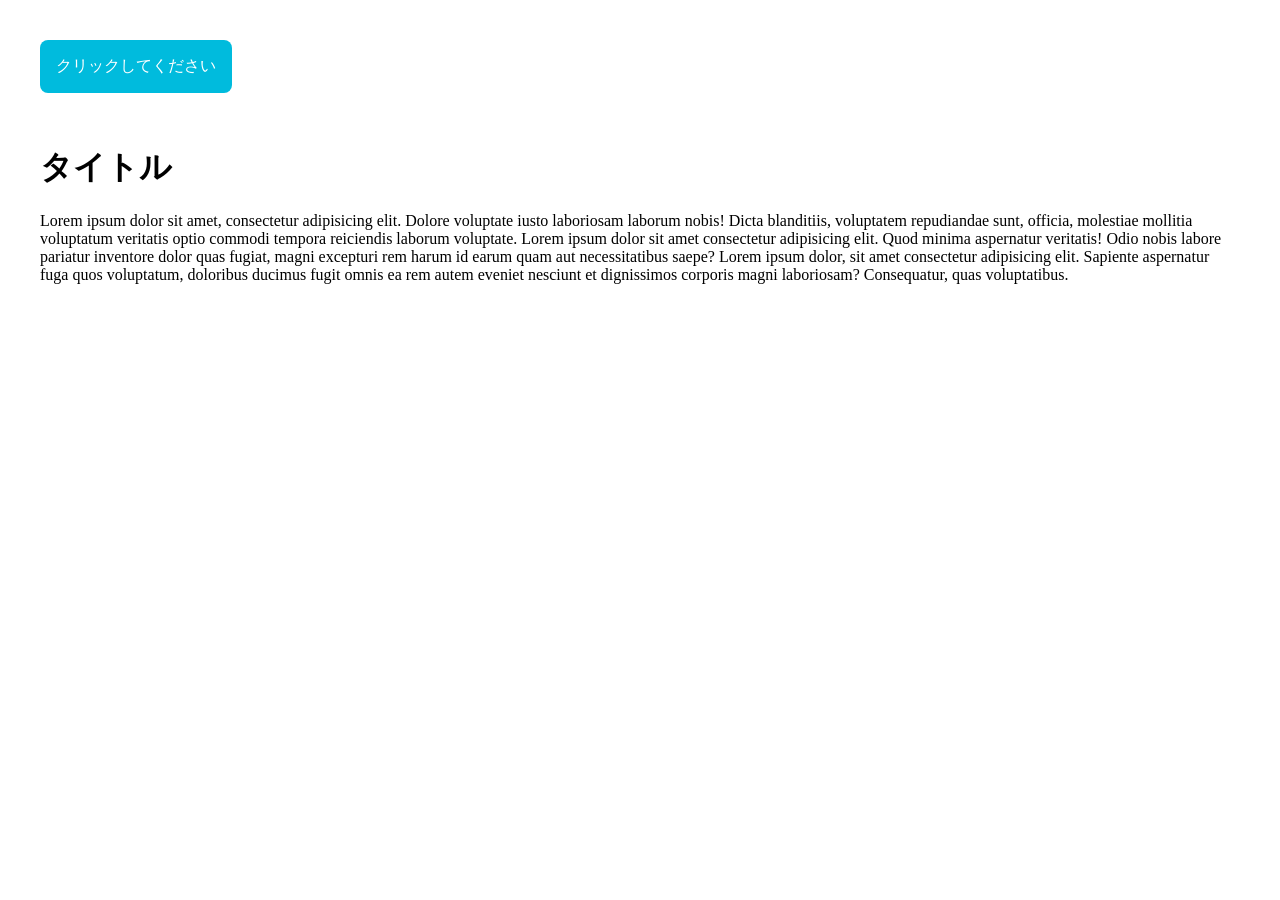
<file: dark-mode/index.html>
<!DOCTYPE html>
<html lang="ja">
<head>
    <meta charset="UTF-8">
    <meta name="viewport" content="width=device-width, initial-scale=1.0">
    <title>ダークモード切替</title>
    <link rel="stylesheet" href="./style.css">
</head>
<body>

    <button id="btn">クリックしてください</button>

    <h1>タイトル</h1>

    <p>Lorem ipsum dolor sit amet, consectetur adipisicing elit. Dolore voluptate iusto laboriosam laborum nobis! Dicta blanditiis, voluptatem repudiandae sunt, officia, 
        molestiae mollitia voluptatum veritatis optio commodi tempora reiciendis laborum voluptate. Lorem ipsum dolor sit amet consectetur adipisicing elit. 
        Quod minima aspernatur veritatis! Odio nobis labore pariatur inventore dolor quas fugiat, magni excepturi rem harum id earum quam aut necessitatibus saepe?
        Lorem ipsum dolor, sit amet consectetur adipisicing elit. Sapiente aspernatur fuga quos voluptatum, doloribus ducimus fugit omnis ea rem autem eveniet nesciunt 
        et dignissimos corporis magni laboriosam? Consequatur, quas voluptatibus.</p>
    
    <script src="./script.js"></script>
</body>
</html>
</file>
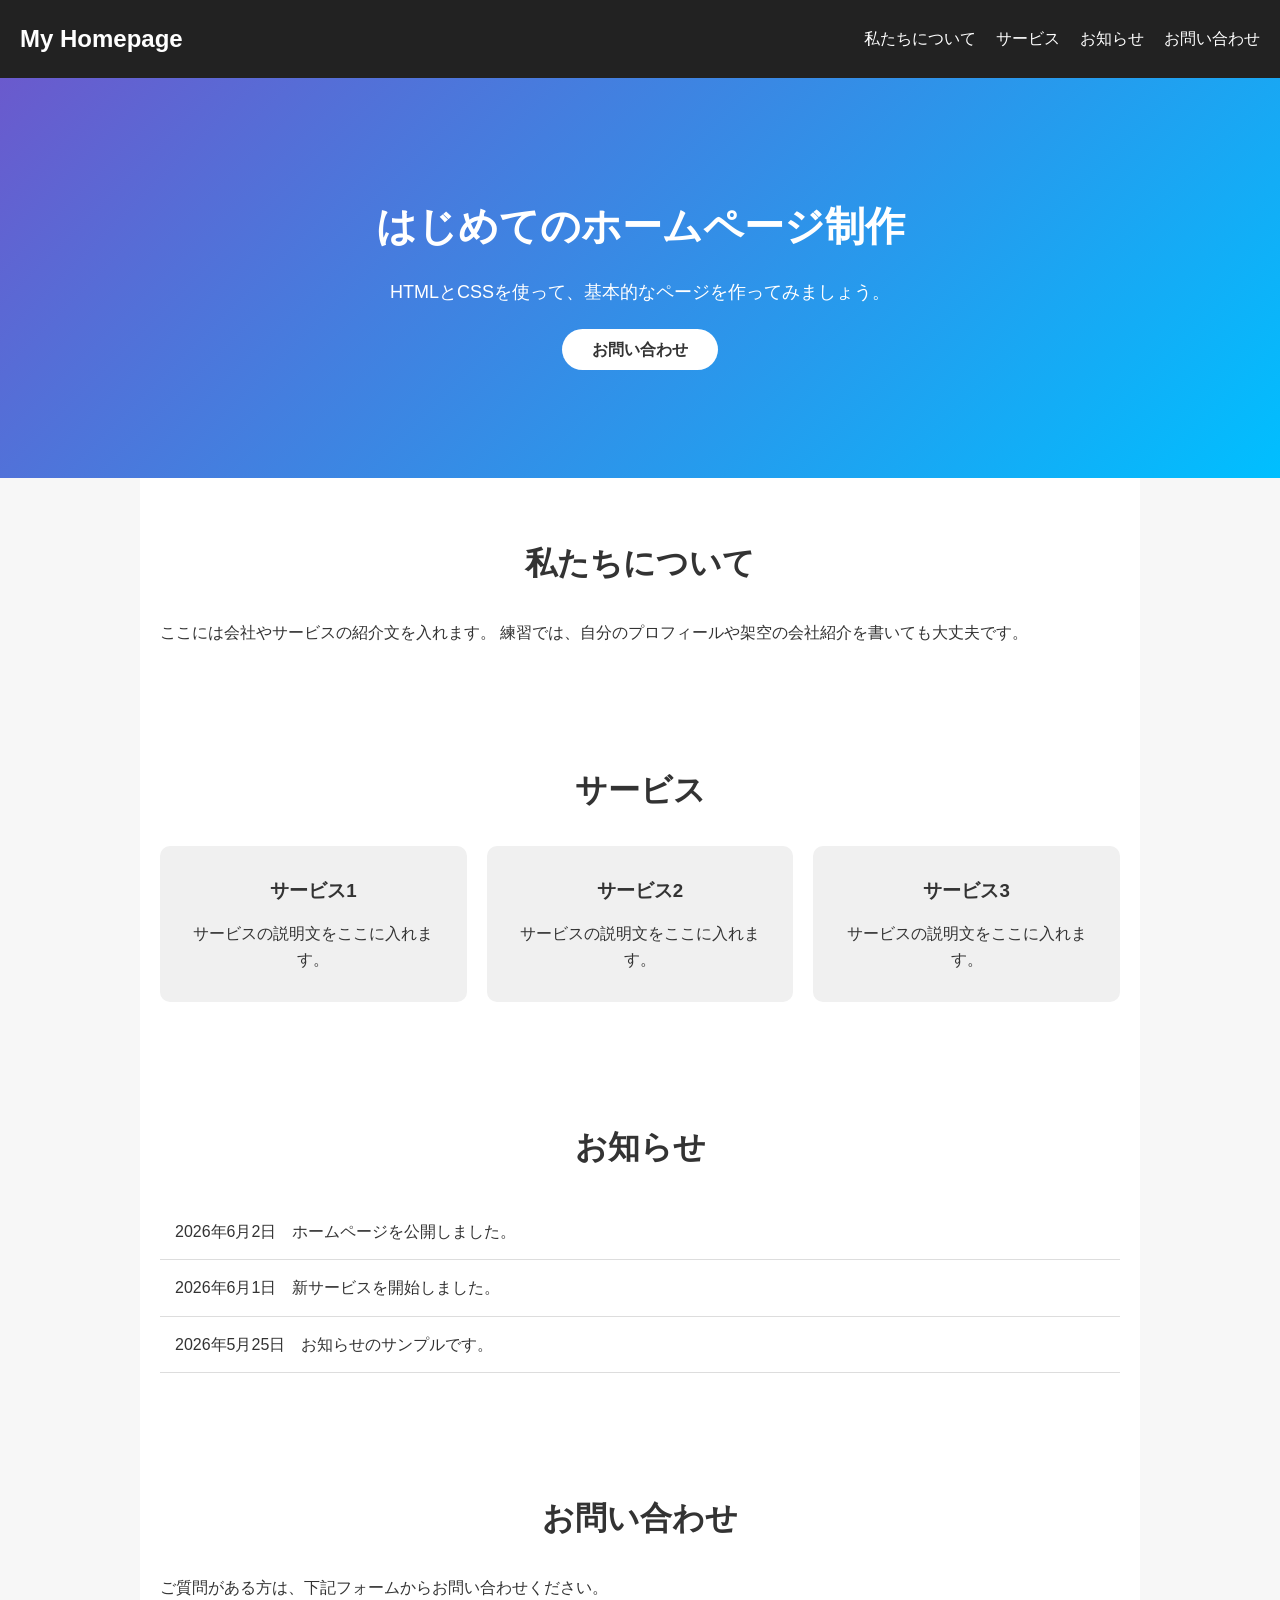
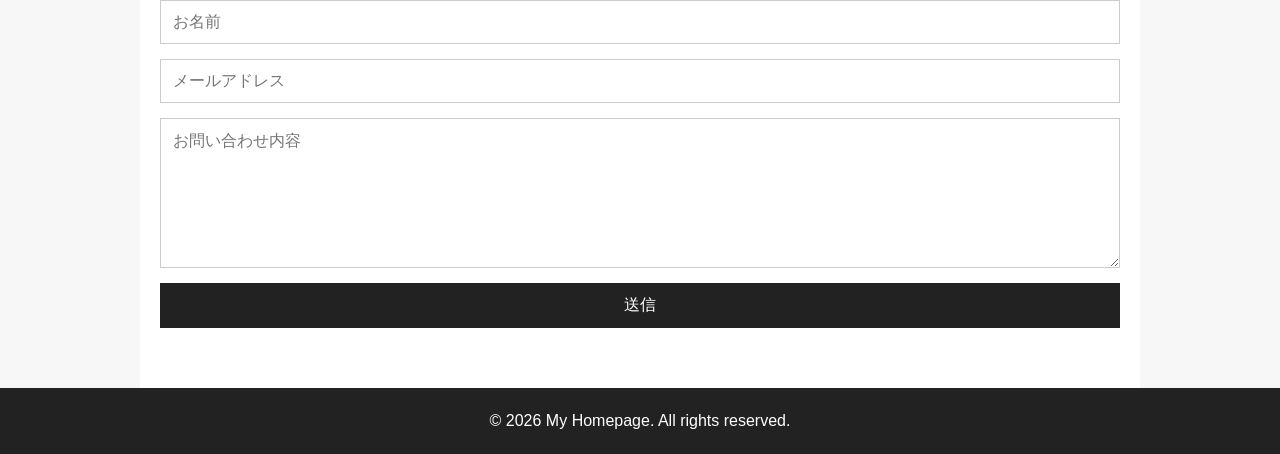
<file: 課題/index.html>
<!DOCTYPE html>
<html lang="ja">
<head>
  <meta charset="UTF-8">
  <meta name="viewport" content="width=device-width, initial-scale=1.0">
  <title>練習用ホームページ</title>
  <link rel="stylesheet" href="style.css">
</head>
<body>

  <!-- ヘッダー -->
  <header class="header">
    <h1 class="logo">My Homepage</h1>

    <nav class="nav">
      <ul>
        <li><a href="#about">私たちについて</a></li>
        <li><a href="#service">サービス</a></li>
        <li><a href="#news">お知らせ</a></li>
        <li><a href="#contact">お問い合わせ</a></li>
      </ul>
    </nav>
  </header>

  <!-- メインビジュアル -->
  <section class="hero">
    <div class="hero-text">
      <h2>はじめてのホームページ制作</h2>
      <p>HTMLとCSSを使って、基本的なページを作ってみましょう。</p>
      <a href="#contact" class="btn">お問い合わせ</a>
    </div>
  </section>

  <!-- 私たちについて -->
  <section id="about" class="section">
    <h2>私たちについて</h2>
    <p>
      ここには会社やサービスの紹介文を入れます。
      練習では、自分のプロフィールや架空の会社紹介を書いても大丈夫です。
    </p>
  </section>

  <!-- サービス -->
  <section id="service" class="section">
    <h2>サービス</h2>

    <div class="card-area">
      <div class="card">
        <h3>サービス1</h3>
        <p>サービスの説明文をここに入れます。</p>
      </div>

      <div class="card">
        <h3>サービス2</h3>
        <p>サービスの説明文をここに入れます。</p>
      </div>

      <div class="card">
        <h3>サービス3</h3>
        <p>サービスの説明文をここに入れます。</p>
      </div>
    </div>
  </section>

  <!-- お知らせ -->
  <section id="news" class="section">
    <h2>お知らせ</h2>

    <ul class="news-list">
      <li>2026年6月2日　ホームページを公開しました。</li>
      <li>2026年6月1日　新サービスを開始しました。</li>
      <li>2026年5月25日　お知らせのサンプルです。</li>
    </ul>
  </section>

  <!-- お問い合わせ -->
  <section id="contact" class="section contact">
    <h2>お問い合わせ</h2>
    <p>ご質問がある方は、下記フォームからお問い合わせください。</p>

    <form>
      <input type="text" placeholder="お名前">
      <input type="email" placeholder="メールアドレス">
      <textarea placeholder="お問い合わせ内容"></textarea>
      <button type="submit">送信</button>
    </form>
  </section>

  <!-- フッター -->
  <footer class="footer">
    <p>&copy; 2026 My Homepage. All rights reserved.</p>
  </footer>

</body>
</html>
</file>
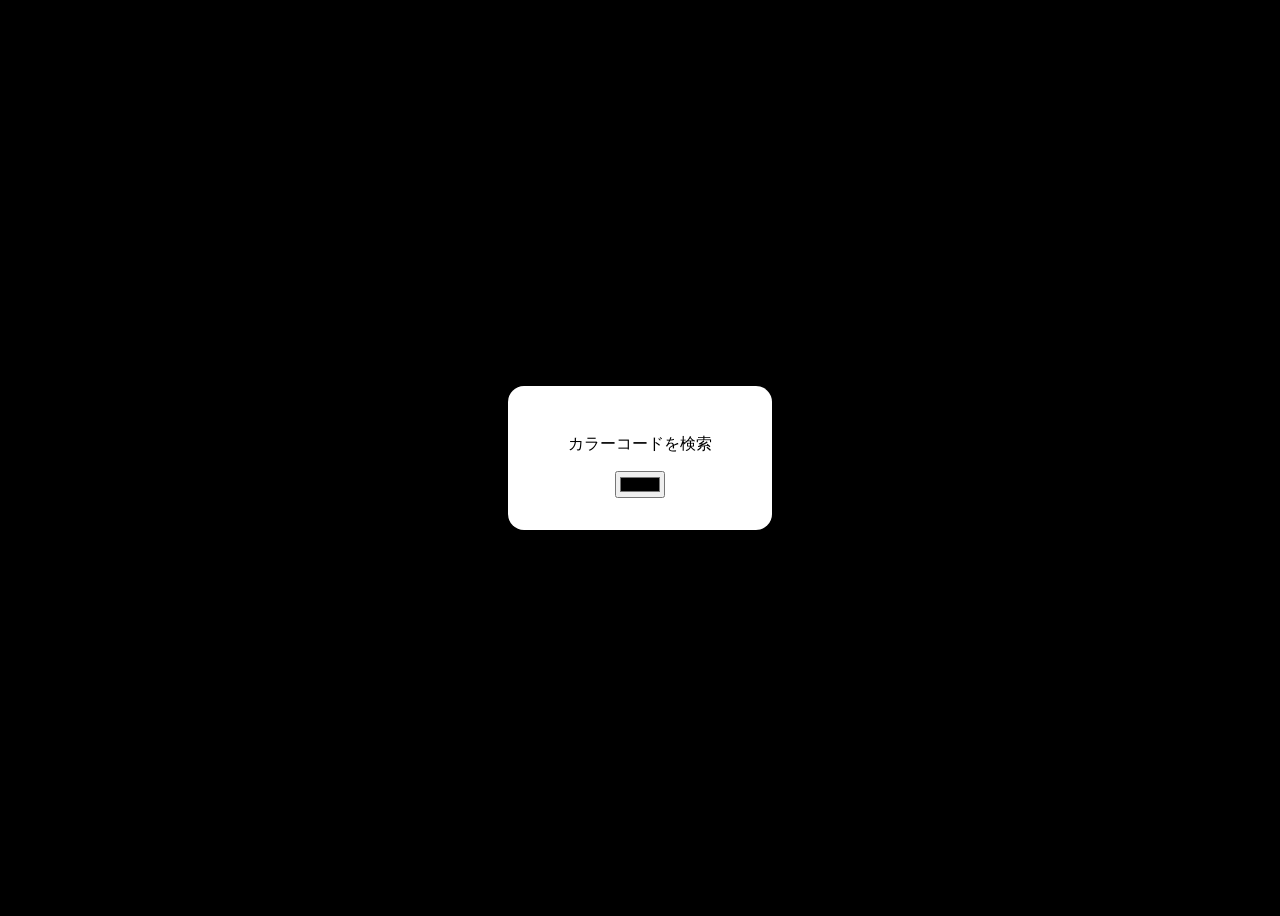
<file: colorPicker/colorPicker.html>
<!DOCTYPE html>
<html lang="ja">
<head>
    <meta charset="UTF-8">
    <meta name="viewport" content="width=device-width, initial-scale=1.0">
    <title>カラーピッカー</title>
    <link rel="stylesheet" href="css/style.css">
</head>
<body>

    <div>
     <p id="colorText">カラーコードを検索</p>
        <input id="colorPicker" type="color">
    </div>

    <script src="js/script.js" defer></script>
    
</body>
</html>
</file>
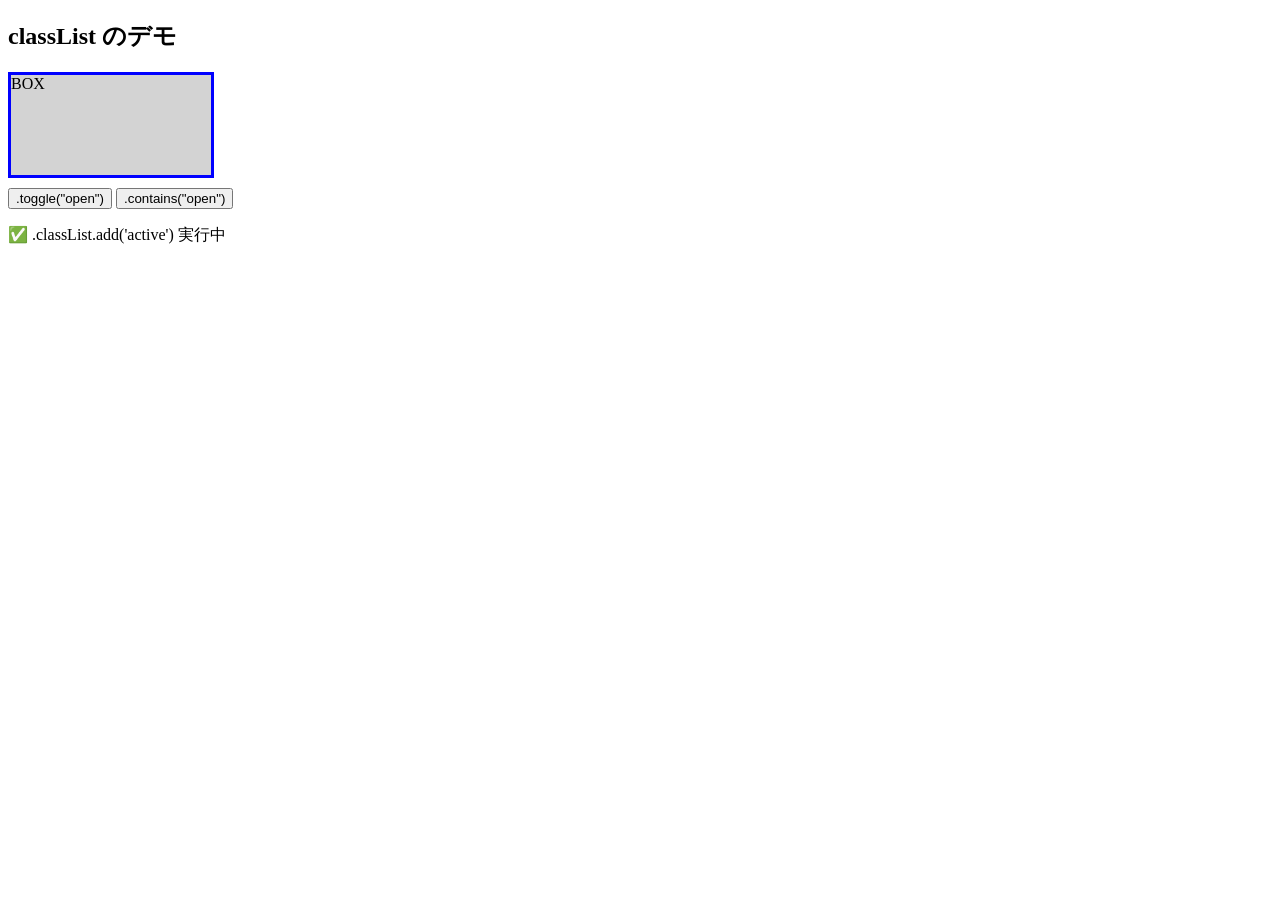
<file: javascript授業/dom/classList.html>
<!DOCTYPE html>
<html lang="ja">
<head>
  <meta charset="UTF-8">
  <title>classList メソッド例</title>
  <style>
    #box {
      width: 200px;
      height: 100px;
      background: lightgray;
      margin: 10px 0;
      transition: 0.4s;
    }

    .active {
      border: 3px solid blue;
    }
    .open {
      transform: scale(1.2);
    }
    .hidden {
      display: none;
    }
  </style>
</head>
<body>
  <h2>classList のデモ</h2>
  <div id="box" class="hidden">BOX</div>
  <button id="toggleBtn">.toggle("open")</button>
  <button id="checkBtn">.contains("open")</button>
  <p id="log">（ここに結果が表示されます）</p>

  <script src="./classList.js"></script>
</body>
</html>
</file>
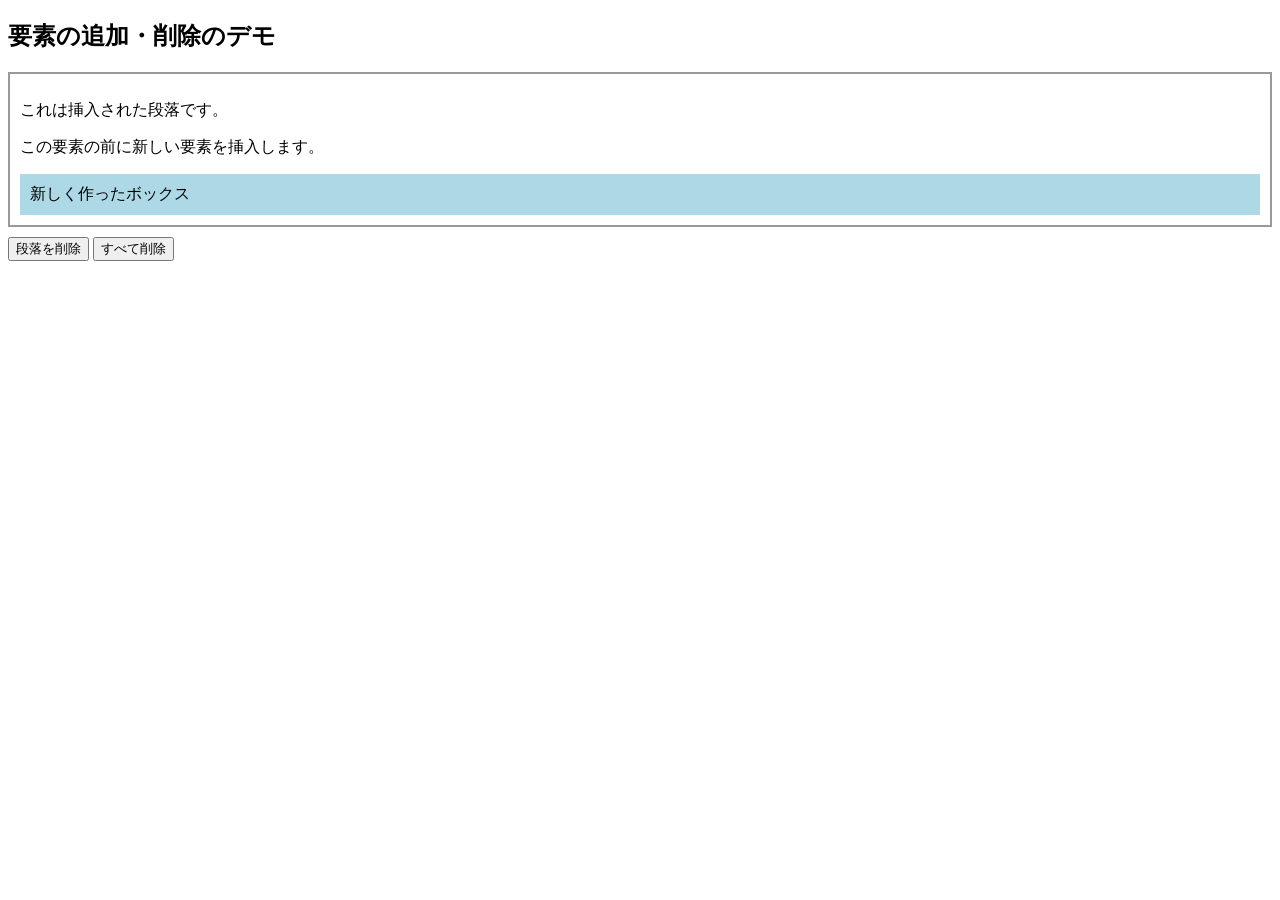
<file: javascript授業/dom/create.html>
<!DOCTYPE html>
<html lang="ja">
<head>
  <meta charset="UTF-8">
  <title>DOM作成・削除メソッド例</title>
  <style>
    #container {
      border: 2px solid #999;
      padding: 10px;
      margin: 10px 0;
    }
  </style>
</head>
<body>
  <h2>要素の追加・削除のデモ</h2>
  <div id="container">
    <p id="ref">この要素の前に新しい要素を挿入します。</p>
  </div>
  <button id="removeBtn">段落を削除</button>
  <button id="clearBtn">すべて削除</button>

  <script src="./create.js"></script>
</body>
</html>
</file>
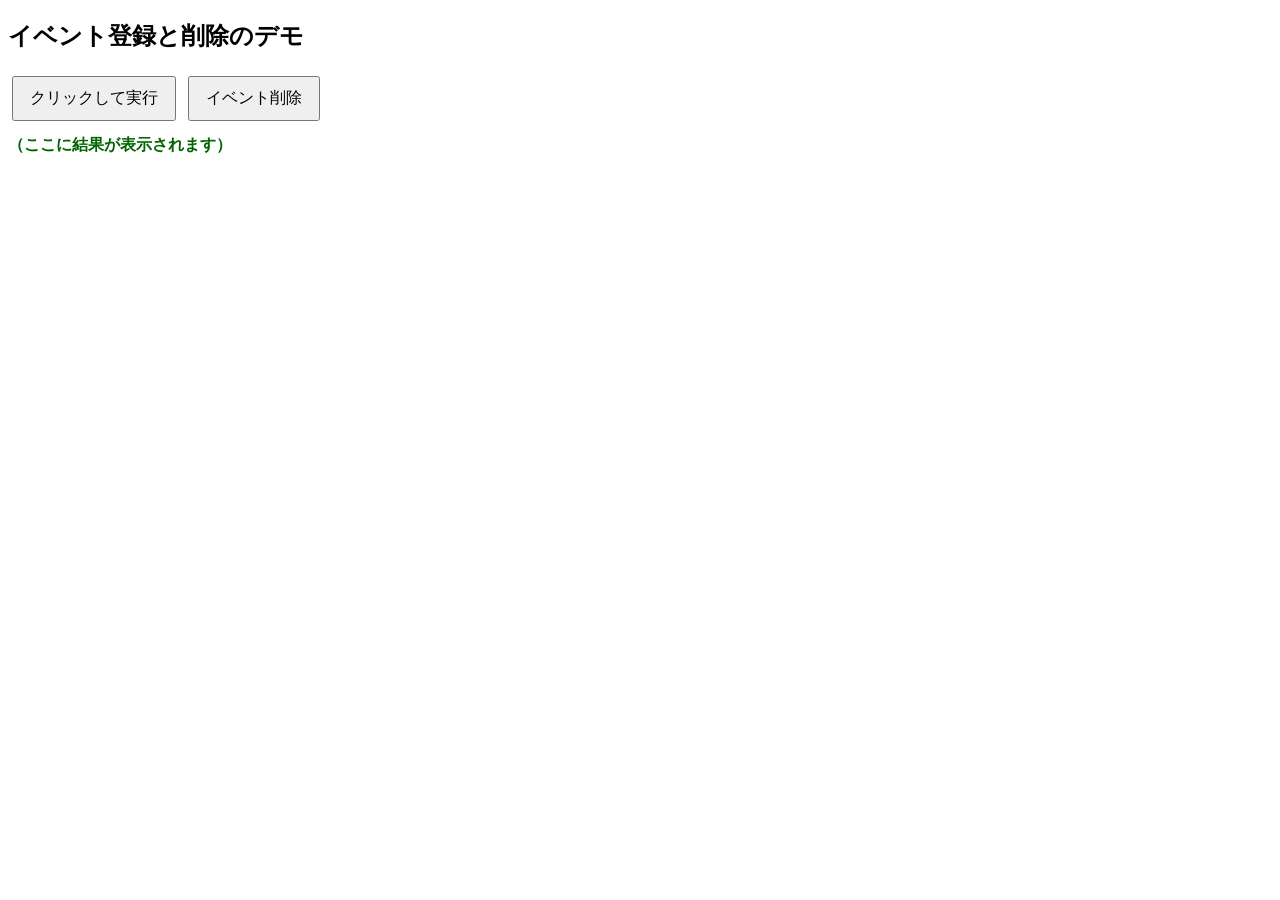
<file: javascript授業/dom/event.html>
<!DOCTYPE html>
<html lang="ja">
<head>
  <meta charset="UTF-8">
  <title>addEventListener / removeEventListener の例</title>
  <style>
    button { padding: 10px 16px; margin: 4px; font-size: 16px; }
    #log { margin-top: 10px; font-weight: bold; color: darkgreen; }
  </style>
</head>
<body>
  <h2>イベント登録と削除のデモ</h2>

  <button id="myBtn">クリックして実行</button>
  <button id="removeBtn">イベント削除</button>

  <div id="log">（ここに結果が表示されます）</div>

  <script src="./event.js"></script>
</body>
</html>
</file>
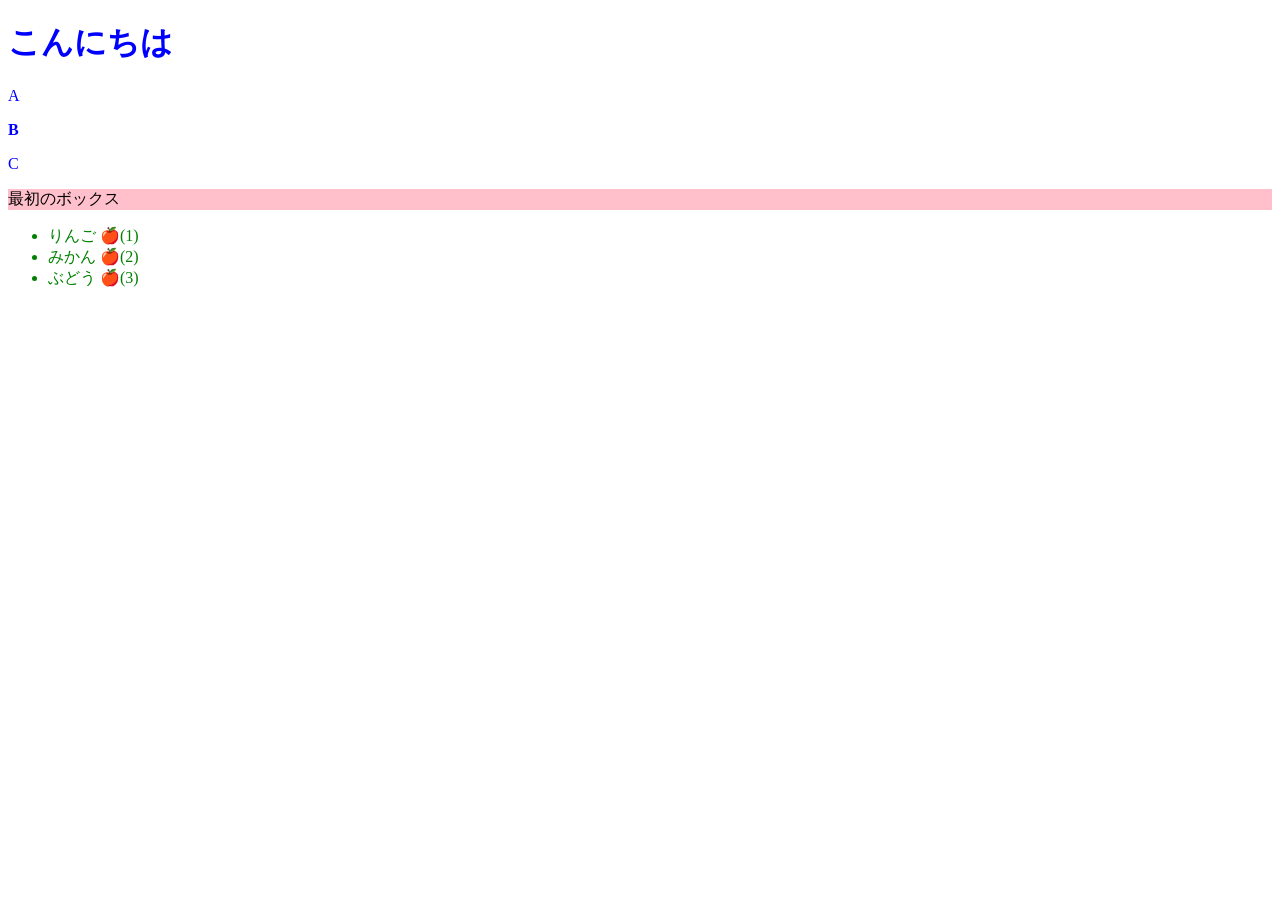
<file: javascript授業/dom/get.html>
<!DOCTYPE html>
<html lang="ja">
<head>
  <meta charset="UTF-8">
  <title>DOM取得メソッド例</title>
</head>
<body>
  <h1 id="title">タイトル</h1>
  <p class="text">A</p>
  <p class="text">B</p>
  <p class="text">C</p>
  <div class="box red"></div>
  <div class="box blue"></div>
  <ul>
    <li class="item">りんご</li>
    <li class="item">みかん</li>
    <li class="item">ぶどう</li>
  </ul>

  <script src="./get.js"></script>
</body>
</html>
</file>
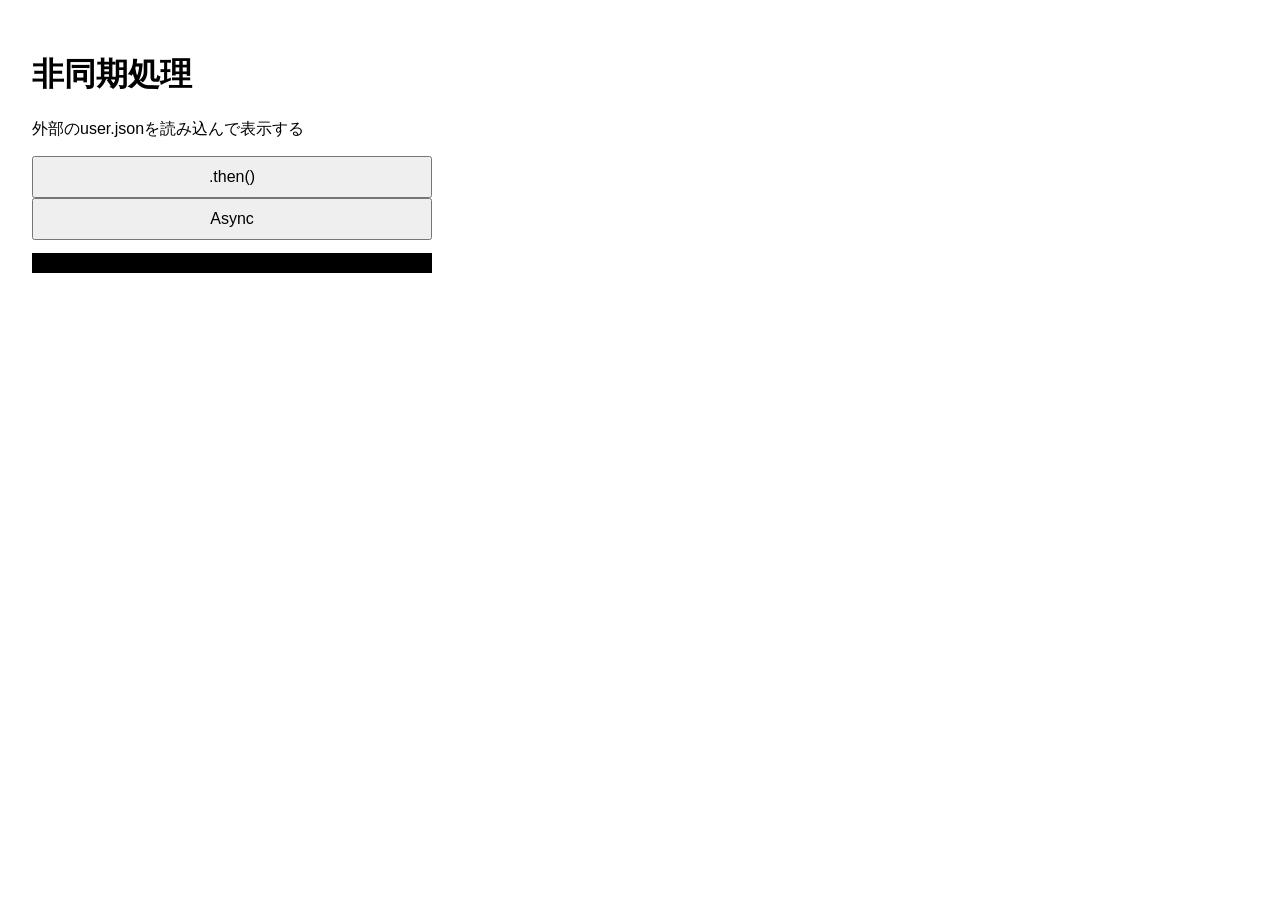
<file: javascript授業/promise/promise.html>
<!DOCTYPE html>
<html lang="ja">
<head>
    <meta charset="UTF-8">
    <meta name="viewport" content="width=device-width, initial-scale=1.0">
    <style>
        body{
            font-family: sans-serif;
            max-width: 400px; 
            margin: 20px;
            padding: 12px;
        }

        button{
            padding: 10px;
            font-size: medium;
            width: 100%;
        }

        pre{
            background: black;
            color: aliceblue;
            padding: 10px;
            border: 5px;
        }
    </style>
    <title>非同期処理</title>
</head>
<body>

    <h1>非同期処理</h1>
    <p>外部のuser.jsonを読み込んで表示する</p>

    <button id="thenBtn">.then()</button>
     <button id="AsyncBtn">Async</button>

    <pre id="log"></pre>

    <script>

        //then

        const thenBtn = document.getElementById("thenBtn")
        const pre = (msg) => {
            document.getElementById("log").textContent += msg + "\n";
        }

        document.getElementById("thenBtn").addEventListener("click", ()=> {

            fetch("./data.json")
            .then(res => {
                return res.json()
            })
            .then(data => {
                pre("データの読み込み成功")
                data.forEach(( user => pre(`USER NAME: ${user.name},${user.age}`)));
            })
            .catch(err => {
                pre("err:データを読み込みませんでした")
            })
        })

        //Async

        document.getElementById("AsyncBtn").addEventListener("click" , async ()=>{
            pre("読み込み中");

            try{
                const res = await fetch("./data.json");
                const data = await res.json();
                pre("データの読み込み成功")
                for(const user of data){
                     pre(`USER NAME: ${user.name},${user.age}`)
                } //forEachでもオッケー
                    
            }catch(err){
                      pre("err:データを読み込みませんでした")
            }

        })

    </script>
    
</body>
</html>
</file>
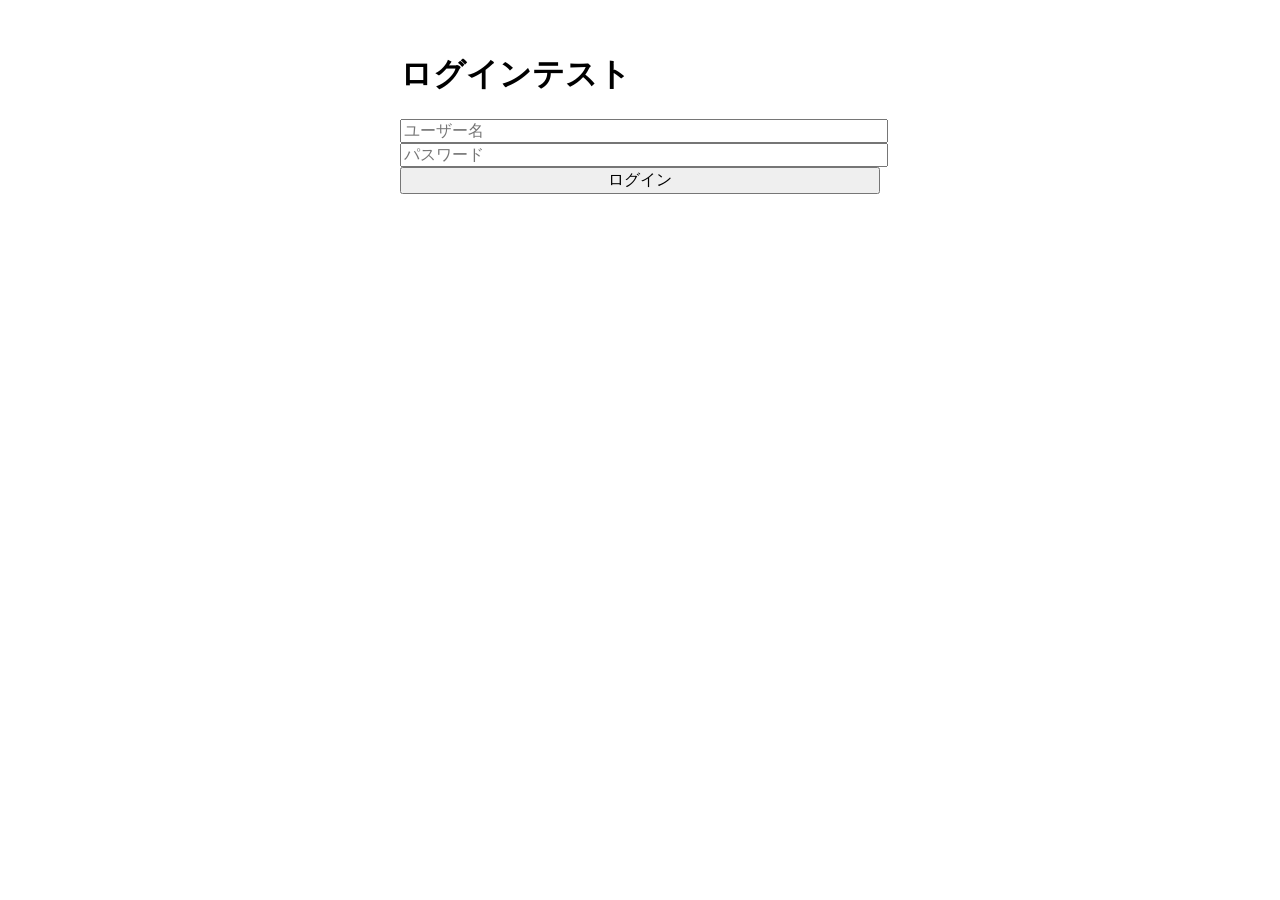
<file: javascript授業/try/try.html>
<!DOCTYPE html>
<html lang="ja">
<head>
    <meta charset="UTF-8">
    <meta name="viewport" content="width=device-width, initial-scale=1.0">
    <style>
body { font-family: sans-serif; max-width:480px; margin: 20px auto; padding: 12px;}
button , input{padding: 10px auto; font-size: 16px; width: 100%;}
.ok{
    color: green;
}

.error{
    color: red;
}
    </style>
    <title>Try..catch...finally</title>
</head>
<body>
<h1>ログインテスト</h1>
<input id="user" placeholder="ユーザー名">
<input id="password" type="password" placeholder="パスワード">
<button id="login">ログイン</button>
<div id="result"></div>

    <script>

        document.getElementById("login").addEventListener("click", ()=>{
            const user = document.getElementById("user").value;
            const pass = document.getElementById("password").value;
            const res = document.getElementById("result");
            try{

                if(!user && !pass){
                  throw new Error("パスワードとユーザー名を入力してください");
                }

                if(!user && pass) {
                    throw new Error("ユーザー名を入力してください");
                }

                if(user && !pass) {
                     throw new Error("ユーザー名を入力してください");
                } 

                /*
                解読性低い

                if(!user && !pass){
                    throw new Error("パスワードとユーザー名を入力してください")
                }else if(!user && pass){
                     throw new Error("ユーザー名を入力してください")
                 }else if(user && !pass){
                     throw new Error("パスワードを入力してください")
                }*/

                if(user === "maru" && pass === "1234"){
                    res.textContent = "✅ログイン成功";
                    res.className = "ok";
                }else{
                    throw new Error("ユーザー名とパスワーが違います")
                }


            }catch(error){
                 res.textContent = "✖ログイン失敗:" + error.message;
                    res.className = "error";
            }finally{
                console.log("ログイン完了")
            }
        })

    </script>
</body>
</html>
</file>
<file: dark-mode/style.css>
body {
    padding: 2rem;
    transition: .5s;
  }
  .dark-theme {
    background: #000;
    color: #ddd;
  }
  #btn {
    background: #0bd;
    padding: 1rem;
    margin-bottom: 2rem;
    font-size: 1rem;
    color: #fff;
    border-radius: 8px;
    border: 0;
    cursor: pointer;
  }
</file>
<file: 課題/style.css>
/* 全体設定 */
* {
  margin: 0;
  padding: 0;
  box-sizing: border-box;
}

body {
  font-family: "Arial", "Helvetica", sans-serif;
  line-height: 1.6;
  color: #333;
  background-color: #f7f7f7;
}

/* ヘッダー */
.header {
  background-color: #222;
  color: white;
  padding: 20px;
  display: flex;
  justify-content: space-between;
  align-items: center;
}

.logo {
  font-size: 24px;
}

/* ナビゲーション */
.nav ul {
  list-style: none;
  display: flex;
  gap: 20px;
}

.nav a {
  color: white;
  text-decoration: none;
}

.nav a:hover {
  color: #ffd700;
}

/* メインビジュアル */
.hero {
  height: 400px;
  background: linear-gradient(135deg, #6a5acd, #00bfff);
  display: flex;
  justify-content: center;
  align-items: center;
  text-align: center;
  color: white;
}

.hero h2 {
  font-size: 40px;
  margin-bottom: 20px;
}

.hero p {
  font-size: 18px;
  margin-bottom: 30px;
}

/* ボタン */
.btn {
  background-color: white;
  color: #333;
  padding: 12px 30px;
  text-decoration: none;
  border-radius: 30px;
  font-weight: bold;
}

.btn:hover {
  background-color: #ffd700;
}

/* セクション共通 */
.section {
  max-width: 1000px;
  margin: 0 auto;
  padding: 60px 20px;
  background-color: white;
}

.section h2 {
  text-align: center;
  margin-bottom: 30px;
  font-size: 32px;
}

/* カード */
.card-area {
  display: flex;
  gap: 20px;
}

.card {
  background-color: #f0f0f0;
  padding: 30px;
  flex: 1;
  border-radius: 10px;
  text-align: center;
}

.card h3 {
  margin-bottom: 15px;
}

/* お知らせ */
.news-list {
  list-style: none;
}

.news-list li {
  padding: 15px;
  border-bottom: 1px solid #ddd;
}

/* お問い合わせ */
.contact form {
  display: flex;
  flex-direction: column;
  gap: 15px;
}

.contact input,
.contact textarea {
  padding: 12px;
  border: 1px solid #ccc;
  font-size: 16px;
}

.contact textarea {
  height: 150px;
}

.contact button {
  padding: 12px;
  background-color: #222;
  color: white;
  border: none;
  font-size: 16px;
  cursor: pointer;
}

.contact button:hover {
  background-color: #444;
}

/* フッター */
.footer {
  text-align: center;
  background-color: #222;
  color: white;
  padding: 20px;
}

/* スマホ対応 */
@media (max-width: 768px) {
  .header {
    flex-direction: column;
    gap: 15px;
  }

  .nav ul {
    flex-direction: column;
    text-align: center;
  }

  .hero h2 {
    font-size: 28px;
  }

  .card-area {
    flex-direction: column;
  }
}
</file>
<file: colorPicker/css/style.css>
body{
text-align: center;
font-family: sans-serif;
display: grid;
place-items: center;
height: 100vh;
background: #000;
}

div {
    background: #fff;
    padding: 2rem;
    border-radius: 1rem;
    width: 12.5rem;
    box-shadow: 0 0 1rem rgba(0, 0, 0, .5);
}
</file>
